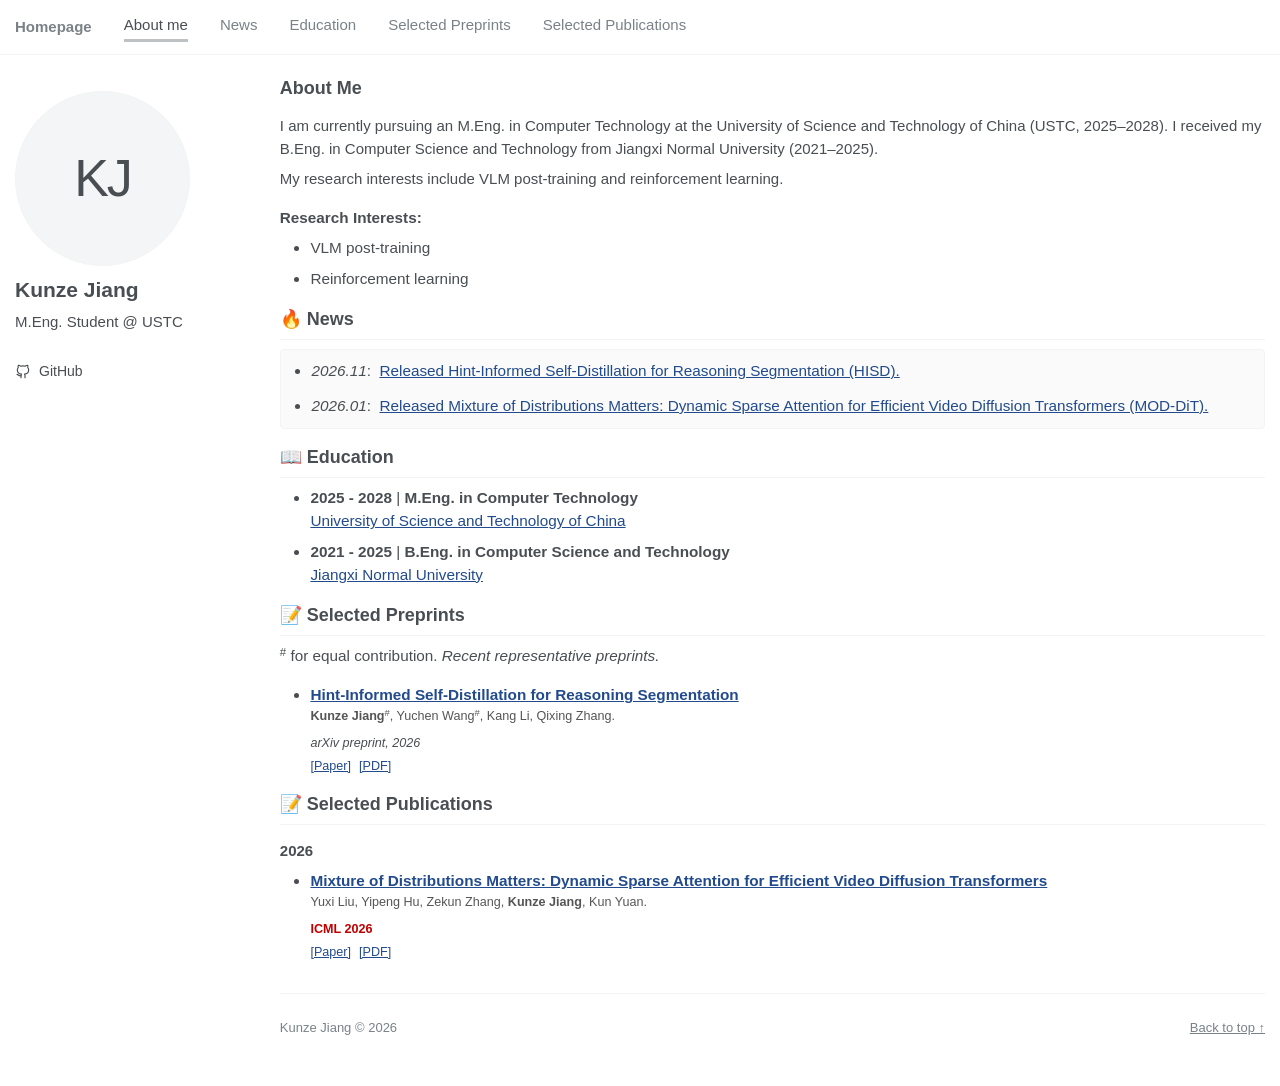
<file: index.html>
<!doctype html>
<html lang="en">
<head>
  <meta charset="utf-8">
  <meta name="viewport" content="width=device-width, initial-scale=1">
  <meta name="description" content="Kunze Jiang is a master&#x27;s student at the University of Science and Technology of China, researching VLM post-training and reinforcement learning.">
  <meta name="theme-color" content="#ffffff">
  <meta property="og:type" content="website">
  <meta property="og:title" content="Kunze Jiang — Research">
  <meta property="og:description" content="Kunze Jiang is a master&#x27;s student at the University of Science and Technology of China, researching VLM post-training and reinforcement learning.">
  <meta name="twitter:card" content="summary">
  <link rel="canonical" href="https://kunzejiang.github.io/">
  <meta property="og:url" content="https://kunzejiang.github.io/">
  <script type="application/ld+json">{"@context": "https://schema.org", "@type": "Person", "name": "Kunze Jiang", "url": "https://kunzejiang.github.io/", "description": "Kunze Jiang is a master's student at the University of Science and Technology of China, researching VLM post-training and reinforcement learning.", "sameAs": ["https://github.com/kunzejiang"]}</script>
  <title>Kunze Jiang — Research</title>
  <link rel="stylesheet" href="./assets/style.css">
  <script src="./assets/app.js" defer></script>
</head>
<body>
  <a class="skip-link" href="#about">Skip to content</a>
  <header class="site-header">
    <div class="header-inner">
      <a class="site-name" href="#about">Homepage</a>
      <nav class="navigation" aria-label="Main navigation">
        <a href="#about" aria-current="location">About me</a>
        <a href="#news">News</a>
        <a href="#education">Education</a>
        <a href="#preprints">Selected Preprints</a>
        <a href="#publications">Selected Publications</a>

      </nav>
    </div>
  </header>
  <div class="page-shell">
    <aside class="profile-sidebar" aria-label="Personal profile">
      <div class="profile">
        <div class="portrait profile-monogram" aria-label="Kunze Jiang"><span>KJ</span></div>
        <div class="profile-content">
          <h2 class="profile-name">Kunze Jiang</h2>
          <p class="profile-role">M.Eng. Student @ USTC</p>
          <ul class="contact-links"><li><a href="https://github.com/kunzejiang"><svg class="inline-icon" width="16" height="16" aria-hidden="true"><use href="./assets/icons.svg#github"></use></svg>GitHub</a></li></ul>
        </div>
      </div>
    </aside>
    <main id="about-me" class="page-content">
      <section class="about-section" id="about" aria-labelledby="about-title">
        <div class="bio">
          <h1 id="about-title">About Me</h1>
          <div class="about-copy"><p>I am currently pursuing an M.Eng. in Computer Technology at the University of Science and Technology of China (USTC, 2025–2028). I received my B.Eng. in Computer Science and Technology from Jiangxi Normal University (2021–2025).</p><p>My research interests include VLM post-training and reinforcement learning.</p></div>
          <div class="research-focus"><h2>Research Interests:</h2><ul><li>VLM post-training</li><li>Reinforcement learning</li></ul></div>
        </div>
      </section>
      <section class="news-section" id="news" aria-labelledby="news-title">
        <div class="section-heading"><h2 id="news-title">🔥 News</h2></div>
        <ul class="news-list" aria-label="Recent news"><li><time datetime="2026-11">2026.11</time>: &nbsp;<a href="https://arxiv.org/abs/2611.14931">Released Hint-Informed Self-Distillation for Reasoning Segmentation (HISD).</a></li><li><time datetime="2026-01">2026.01</time>: &nbsp;<a href="https://arxiv.org/abs/2601.11641">Released Mixture of Distributions Matters: Dynamic Sparse Attention for Efficient Video Diffusion Transformers (MOD-DiT).</a></li></ul>
      </section>
      <section class="content-section" id="education" aria-labelledby="education-title">
        <div class="section-heading"><h2 id="education-title">📖 Education</h2></div>
        <ul class="education-list"><li class="education-row"><div class="entry-heading"><strong>2025 - 2028</strong><span class="entry-divider" aria-hidden="true"> | </span><strong>M.Eng. in Computer Technology</strong></div><div><a href="https://www.ustc.edu.cn/">University of Science and Technology of China</a></div></li><li class="education-row"><div class="entry-heading"><strong>2021 - 2025</strong><span class="entry-divider" aria-hidden="true"> | </span><strong>B.Eng. in Computer Science and Technology</strong></div><div><a href="https://www.jxnu.edu.cn/">Jiangxi Normal University</a></div></li></ul>
      </section>
      <section class="content-section" id="preprints" aria-labelledby="preprints-title">
        <div class="section-heading"><h2 id="preprints-title">📝 Selected Preprints</h2></div>
        <p class="publication-note"><sup>#</sup> for equal contribution. <em>Recent representative preprints.</em></p><ul class="pub-list"><li class="pub-item"><div class="pub-body"><h3 class="pub-title"><strong><a href="https://arxiv.org/abs/2611.14931">Hint-Informed Self-Distillation for Reasoning Segmentation</a></strong></h3><div class="pub-authors"><strong>Kunze Jiang</strong><sup aria-label="equal contribution">#</sup>, Yuchen Wang<sup aria-label="equal contribution">#</sup>, Kang Li, Qixing Zhang.</div><div class="pub-meta"><span class="pub-badge">arXiv preprint, 2026</span><a href="https://arxiv.org/abs/2611.14931">[Paper]</a><a href="https://arxiv.org/pdf/2611.14931">[PDF]</a></div></div></li></ul>
      </section>
      <section class="content-section" id="publications" aria-labelledby="publications-title">
        <div class="section-heading"><h2 id="publications-title">📝 Selected Publications</h2></div>
        <h3 class="publication-year">2026</h3><ul class="pub-list"><li class="pub-item"><div class="pub-body"><h3 class="pub-title"><strong><a href="https://arxiv.org/abs/2601.11641">Mixture of Distributions Matters: Dynamic Sparse Attention for Efficient Video Diffusion Transformers</a></strong></h3><div class="pub-authors">Yuxi Liu, Yipeng Hu, Zekun Zhang, <strong>Kunze Jiang</strong>, Kun Yuan.</div><div class="pub-meta"><span class="pub-badge pub-venue-highlight">ICML 2026</span><a href="https://arxiv.org/abs/2601.11641">[Paper]</a><a href="https://arxiv.org/pdf/2601.11641">[PDF]</a></div></div></li></ul>
      </section>

      <footer><span class="personal-name">Kunze Jiang <span class="subtle">© <span data-current-year>2026</span></span></span>
        <a href="#about">Back to top ↑</a></footer>
    </main>
  </div>
  <dialog class="figure-dialog" aria-labelledby="figure-title">
    <div class="figure-toolbar"><h2 id="figure-title">Research figure</h2>
      <button class="close-figure" type="button" aria-label="Close figure">×</button></div>
    <img class="figure-image" alt="">
    <p class="figure-caption"></p>
  </dialog>
</body>
</html>
</file>
<file: assets/style.css>
:root {
  color-scheme: light;
  --paper: #ffffff;
  --ink: #494e52;
  --muted: #7a8288;
  --link: #224b8d;
  --link-hover: #142d55;
  --venue-red: #c00000;
  --author-color: #555555;
  --citation-size: 12.6px;
  --line: #f2f3f3;
  --nav-active: #bdc1c4;
  --news-background: #fafafa;
  --avatar-fill: #f4f5f6;
  --selection: #dceef3;
  --backdrop: rgb(0 0 0 / 65%);
  --sans: "Trebuchet MS", Helvetica, sans-serif;
  --serif: Georgia, "Times New Roman", serif;
  --space-xs: 4px;
  --space-sm: 8px;
  --space-md: 16px;
  --space-lg: 24px;
  --space-xl: 32px;
  --space-2xl: 48px;
  --layout-width: 1280px;
  --sidebar-width: 190.67px;
  --column-gap: 21.2px;
  --content-inset: 52.96px;
  --avatar-size: 175px;
  --header-height: 53.5px;
  --scroll-offset: 90px;
  --radius: 4px;
  --focus-width: 2px;
  --motion: 160ms;
  --page-inset: 15px;
  --heading-size: 18px;
  --entry-size: 15.3px;
  --entry-space: 7.65px;
  --publication-year-size: 15px;
  --publication-year-space: 7.5px;
  --section-space: 18px;
  --list-inset: 30.6px;
}

* { box-sizing: border-box; }
html {
  scroll-behavior: smooth;
  scroll-padding-top: var(--scroll-offset);
}
body {
  margin: 0;
  background: var(--paper);
  color: var(--ink);
  font: 15px/1.5 var(--sans);
  -webkit-font-smoothing: antialiased;
}
h1, h2, h3, p { margin: 0; }
button { color: inherit; font: inherit; }
img { max-width: 100%; }
a { color: var(--link); text-decoration: underline; }
a:hover { color: var(--link-hover); text-decoration: underline; }
sup { position: relative; top: -0.5em; font-size: 75%; line-height: 0; vertical-align: baseline; }
:focus-visible {
  outline: var(--focus-width) solid var(--link-hover);
  outline-offset: var(--space-xs);
}
::selection { background: var(--selection); }
[hidden] { display: none !important; }
.subtle { color: var(--muted); }
.skip-link {
  position: fixed;
  top: -100px;
  left: var(--space-md);
  z-index: 30;
  padding: var(--space-xs) var(--space-sm);
  background: var(--paper);
}
.skip-link:focus { top: var(--space-sm); }

.site-header {
  position: sticky;
  top: 0;
  z-index: 20;
  background: var(--paper);
  border-bottom: 1px solid var(--line);
}
.header-inner {
  display: flex;
  align-items: center;
  gap: var(--space-xl);
  min-height: var(--header-height);
  max-width: var(--layout-width);
  padding: var(--entry-space) var(--page-inset);
  margin: 0 auto;
}
.site-name {
  flex-shrink: 0;
  color: var(--muted);
  font-size: 15px;
  font-weight: 700;
  text-decoration: none;
}
.site-name:hover { color: var(--ink); text-decoration: none; }
.navigation {
  display: flex;
  align-items: center;
  gap: var(--space-xl);
  min-width: 0;
  overflow-x: auto;
  scrollbar-width: thin;
}
.navigation a {
  flex-shrink: 0;
  display: inline-flex;
  align-items: center;
  min-height: 30px;
  border-bottom: 3px solid transparent;
  color: var(--muted);
  font-size: 15px;
  white-space: nowrap;
  text-decoration: none;
  transition: border-color var(--motion);
}
.navigation a:hover,
.navigation a[aria-current="location"] {
  color: var(--ink);
  border-bottom-color: var(--nav-active);
  text-decoration: none;
}

.page-shell {
  display: grid;
  grid-template-columns: var(--sidebar-width) minmax(0, 1fr);
  align-items: start;
  gap: var(--column-gap);
  max-width: var(--layout-width);
  padding: var(--page-inset) var(--page-inset) var(--space-2xl);
  margin: 0 auto;
}
.profile-sidebar {
  position: sticky;
  top: var(--scroll-offset);
  min-width: 0;
}
.portrait {
  display: block;
  width: var(--avatar-size);
  height: var(--avatar-size);
  padding: 5px;
  border: 1px solid var(--line);
  border-radius: 50%;
  object-fit: cover;
}
.profile-monogram {
  display: grid;
  place-items: center;
  background: var(--avatar-fill);
  color: var(--ink);
  font: 400 52px/1 var(--sans);
  letter-spacing: -2px;
}
.profile-name {
  margin-top: 10px;
  font-size: 21px;
  font-weight: 700;
  line-height: 1.3;
  overflow-wrap: anywhere;
}
.profile-role {
  margin-top: var(--space-sm);
  font-size: 15px;
  line-height: 1.5;
  overflow-wrap: anywhere;
}
.contact-links {
  display: grid;
  gap: var(--space-xs);
  margin: var(--space-lg) 0 0;
  padding: 0;
  list-style: none;
  font-size: 14px;
}
.contact-links a {
  display: inline-flex;
  align-items: center;
  gap: var(--space-sm);
  min-height: 28px;
  color: var(--ink);
  text-decoration: none;
}
.inline-icon { flex-shrink: 0; }

.page-content { min-width: 0; padding-left: var(--content-inset); }
.about-section { padding-top: var(--space-sm); }
.page-content > section + section { margin-top: var(--section-space); }
.bio h1, .section-heading h2, .additional h2 {
  padding-bottom: 9px;
  margin-bottom: 9px;
  border-bottom: 1px solid var(--line);
  color: var(--ink);
  font-size: var(--heading-size);
  font-weight: 700;
  line-height: 1.2;
}
.bio h1 { padding-bottom: 0; border-bottom: 0; margin-bottom: var(--space-md); }
.intro-name { margin-bottom: var(--space-sm); }
.about-copy p + p { margin-top: var(--space-sm); }
.research-focus { margin-top: var(--space-md); }
.research-focus h2 { font-size: var(--entry-size); font-weight: 700; }
.research-focus ul {
  margin: var(--entry-space) 0 0;
  padding-left: var(--list-inset);
  font-size: var(--entry-size);
}
.research-focus li { margin-bottom: var(--entry-space); }
.empty-state {
  color: var(--muted);
  font-size: 15px;
  font-style: italic;
}
.news-list {
  max-height: 280px;
  overflow-y: auto;
  margin: 0;
  padding: var(--space-sm) var(--space-md) var(--space-sm) var(--list-inset);
  border: 1px solid var(--line);
  border-radius: var(--radius);
  background: var(--news-background);
  font-size: var(--entry-size);
  line-height: 1.5;
  scrollbar-width: thin;
}
.news-list li { padding: 2px 0; margin-bottom: var(--entry-space); }
.news-list li:last-child { margin-bottom: 0; }
.news-list time, .news-date { font-style: italic; white-space: nowrap; }
.pub-list {
  display: grid;
  gap: var(--space-md);
  margin: 0;
  padding-left: var(--list-inset);
}
.publication-note { margin-bottom: var(--space-md); font-size: var(--entry-size); }
.publication-year {
  margin: calc(var(--publication-year-space) * 2) 0 var(--publication-year-space);
  font-size: var(--publication-year-size);
  font-weight: 700;
}
.pub-title { font-size: var(--entry-size); line-height: 1.5; font-weight: 700; }
.pub-title a, a.pub-title { font-weight: 700; text-decoration: underline; }
.pub-authors { color: var(--author-color); font-size: var(--citation-size); line-height: 1.5; }
.pub-role { font-size: 13px; color: var(--muted); }
.pub-role::before { content: " · "; }
.pub-affiliation { color: var(--muted); font-size: 14px; }
.pub-meta {
  display: flex;
  flex-wrap: wrap;
  align-items: baseline;
  gap: var(--space-xs) var(--space-sm);
  font-size: var(--citation-size);
  margin-top: var(--entry-space);
}
.pub-badge { font-style: italic; flex-basis: 100%; }
.pub-venue-highlight { color: var(--venue-red); font-weight: 700; font-style: normal; }
.pub-dot { color: var(--muted); font-size: 13px; }
.pub-body > p { margin-top: var(--space-sm); font-size: 15px; }
.pub-teaser {
  display: block;
  width: min(260px, 100%);
  margin-top: var(--space-md);
  padding: var(--space-xs);
  border: 1px solid var(--line);
  border-radius: var(--radius);
  background: var(--paper);
  cursor: zoom-in;
}
.pub-teaser img { display: block; width: 100%; height: auto; }
.pub-teaser:hover { border-color: var(--link); }
.internship-list { display: grid; gap: var(--space-lg); }
.internship-card { display: grid; grid-template-columns: 32px minmax(0, 1fr); gap: var(--space-md); }
.company-monogram {
  display: grid;
  place-items: center;
  width: 32px;
  height: 32px;
  margin-top: var(--space-xs);
  background: var(--avatar-fill);
  border-radius: var(--radius);
  font-size: 12px;
  font-weight: 700;
}
.internship-head { display: flex; justify-content: space-between; align-items: baseline; gap: var(--space-md); }
.internship-company, .education-row h3 { font-size: 16px; line-height: 1.5; }
.internship-role { font-size: 14px; }
.internship-time, .education-date { color: var(--muted); font-size: 13px; }
.internship-body p { margin-top: var(--space-sm); font-size: 15px; }
.education-list, .experience-list {
  margin: 0;
  padding-left: var(--list-inset);
  font-size: var(--entry-size);
  line-height: 1.5;
}
.education-row, .research-entry { margin-bottom: var(--entry-space); }
.education-row:last-child, .research-entry:last-child { margin-bottom: 0; }
.entry-heading { display: inline; }
.entry-divider { white-space: pre; }
.internship-role { font-size: inherit; }
.research-entry p { margin: 0; }
.research-entry p::before { content: "– "; }
.experience-list { overflow-wrap: anywhere; }
.education-row p { font-size: inherit; }
.education-row .subtle { font-size: 14px; margin-top: var(--space-xs); }
.additional > div + div { margin-top: var(--space-xl); }
.additional ul { margin: 0; padding-left: 20px; }
.additional li { padding: 2px 0; }
.additional .subtle { font-size: 14px; margin-top: var(--space-xs); }
.honors span { color: var(--muted); }
footer {
  display: flex;
  justify-content: space-between;
  gap: var(--space-md);
  border-top: 1px solid var(--line);
  margin-top: var(--space-xl);
  padding-top: var(--space-lg);
  color: var(--muted);
  font-size: 13px;
}
footer a { color: var(--muted); }
.figure-dialog {
  width: min(1120px, calc(100vw - var(--space-xl)));
  max-height: calc(100dvh - var(--space-xl));
  padding: var(--space-md);
  border: 1px solid var(--line);
  border-radius: var(--radius);
  background: var(--paper);
  color: var(--ink);
}
.figure-dialog::backdrop { background: var(--backdrop); }
.figure-toolbar { display: flex; justify-content: space-between; align-items: center; gap: var(--space-md); margin-bottom: var(--space-md); }
.figure-toolbar h2 { font-size: 16px; }
.close-figure { width: 40px; height: 40px; border: 0; background: transparent; font-size: 28px; cursor: pointer; }
.figure-image { display: block; width: 100%; height: auto; max-height: calc(100dvh - 180px); object-fit: contain; }
.figure-caption { margin-top: var(--space-sm); font-size: 14px; }
.pub-body, .internship-body, .education-row > div { min-width: 0; overflow-wrap: anywhere; }

@media (max-width: 1024px) {
  :root { --sidebar-width: 175px; --column-gap: 24px; --avatar-size: 155px; --content-inset: 20px; }
  .navigation { gap: var(--space-lg); }
}
@media (max-width: 800px) {
  :root { --avatar-size: 85px; --scroll-offset: 135px; --content-inset: 0px; }
  .header-inner { flex-direction: column; align-items: flex-start; gap: var(--space-xs); padding-top: var(--space-md); }
  .navigation { width: 100%; gap: var(--space-lg); }
  .navigation a { font-size: 14px; }
  .page-shell { grid-template-columns: minmax(0, 1fr); gap: var(--space-xl); }
  .profile-sidebar { position: static; }
  .profile { display: flex; align-items: flex-start; gap: var(--space-lg); }
  .portrait { flex-shrink: 0; }
  .profile-monogram { font-size: 28px; letter-spacing: -1px; }
  .profile-name { margin-top: 0; }
  .contact-links { display: flex; flex-wrap: wrap; column-gap: var(--space-md); margin-top: var(--space-sm); }
  .bio h1, .section-heading h2, .additional h2 { font-size: var(--heading-size); }
  .internship-head { display: block; }
  .education-row { display: list-item; }
}
@media (max-width: 360px) {
  .profile { gap: var(--space-md); }
  .profile-role { font-size: 13px; }
  footer { flex-wrap: wrap; }
}
@media (prefers-reduced-motion: reduce) {
  html { scroll-behavior: auto; }
  *, *::before, *::after { scroll-behavior: auto !important; transition: none !important; animation: none !important; }
}
</file>
